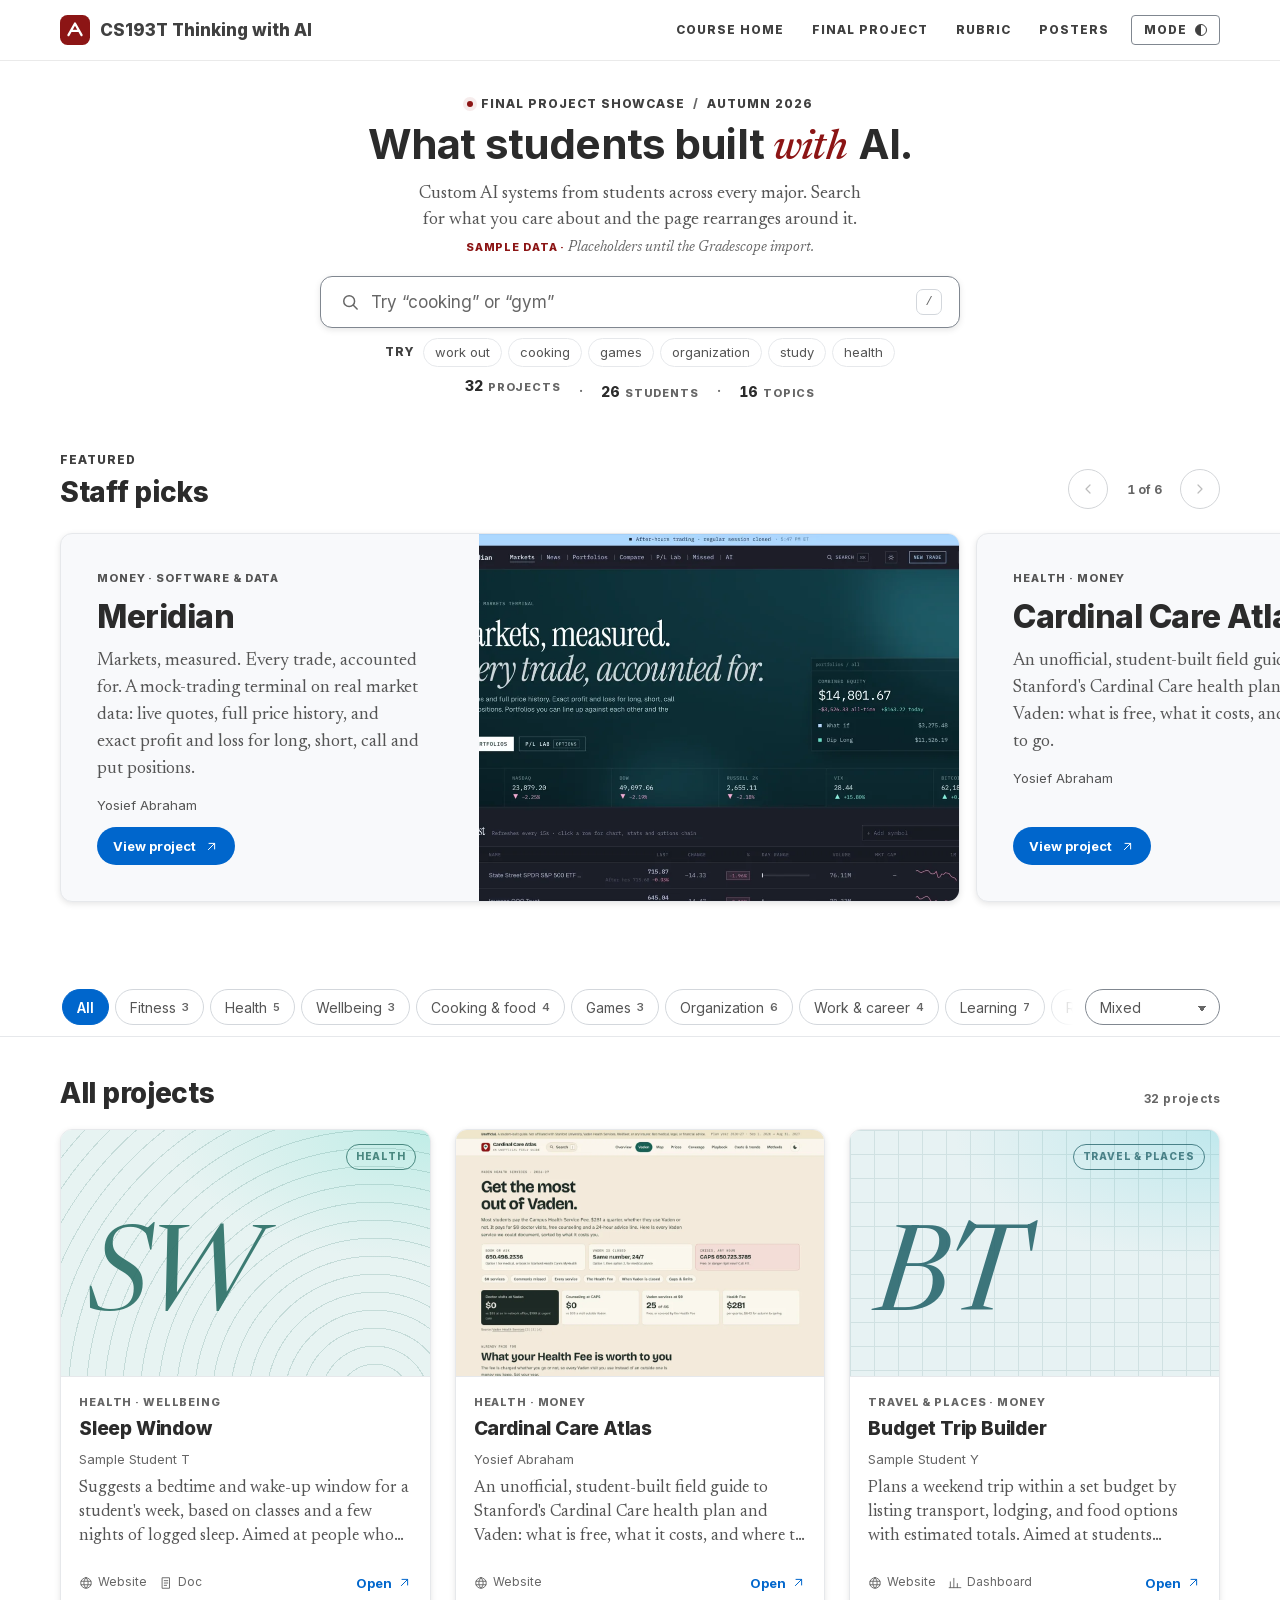
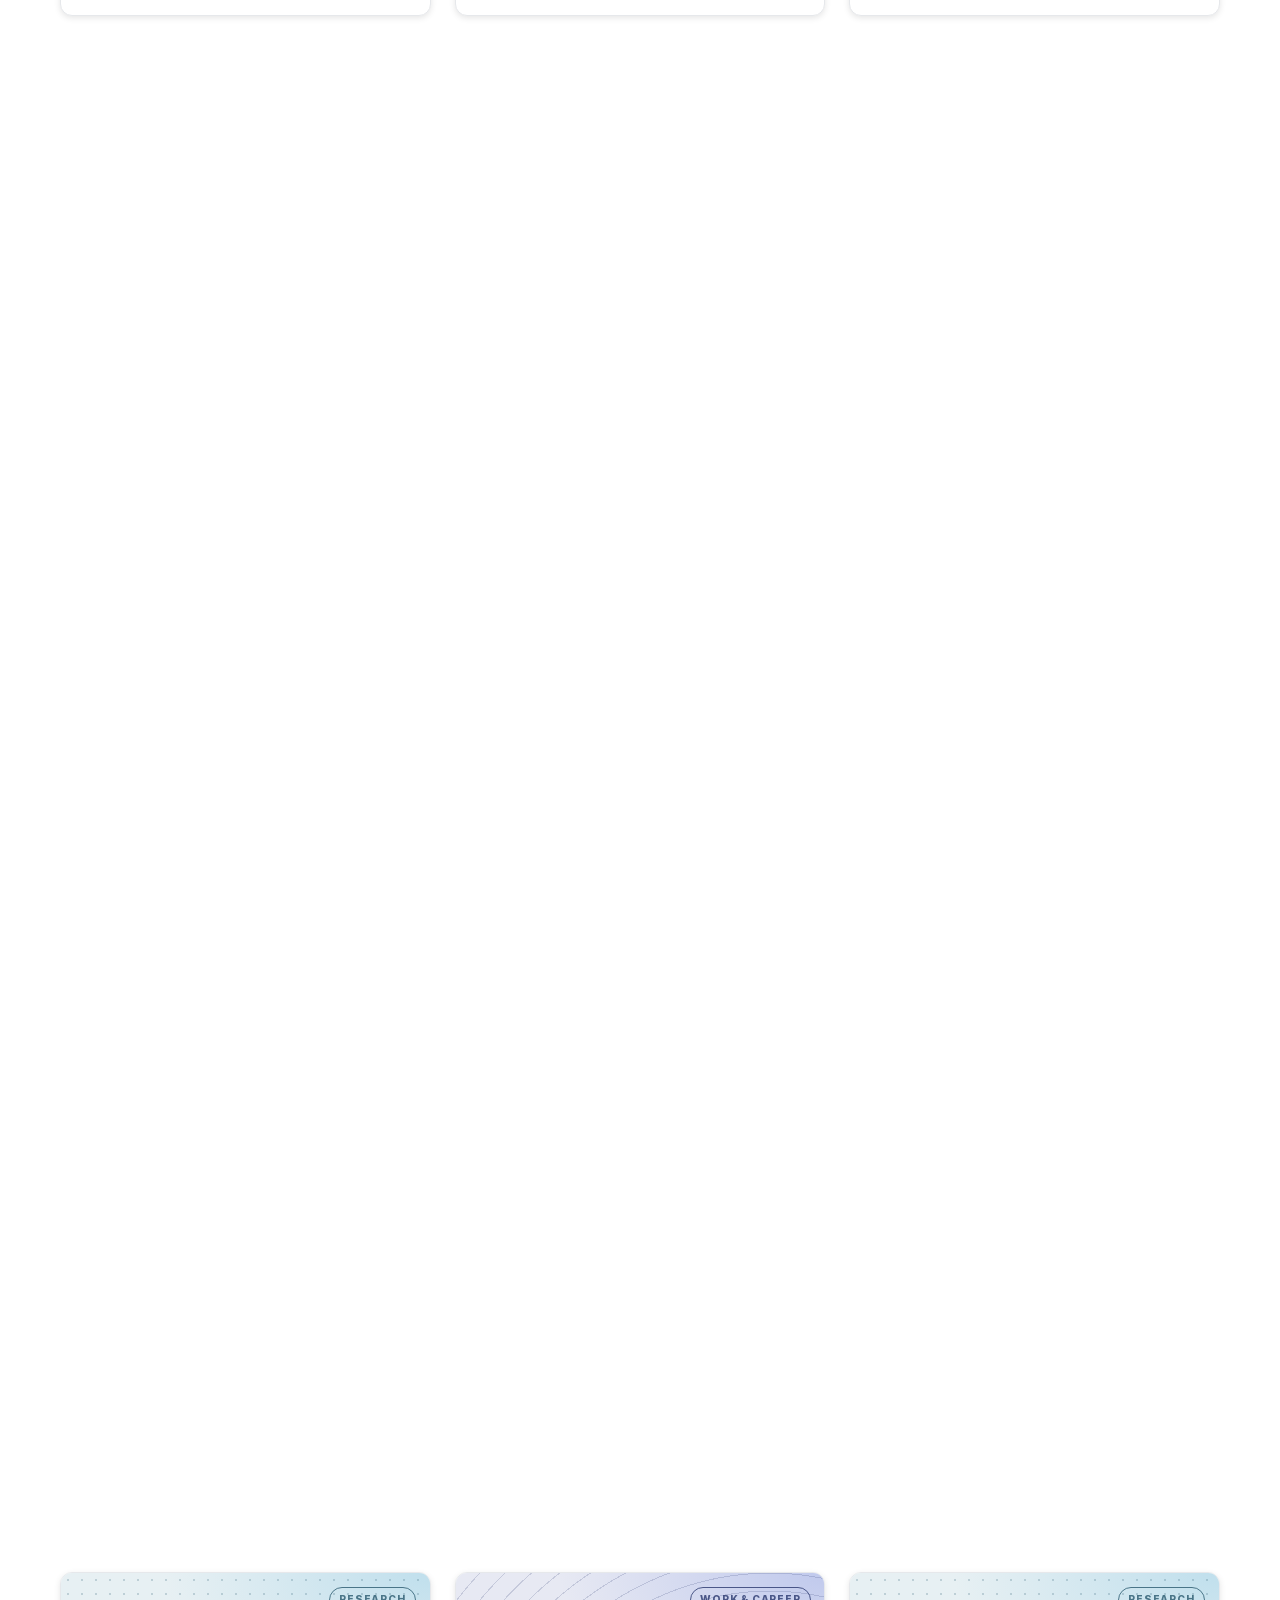
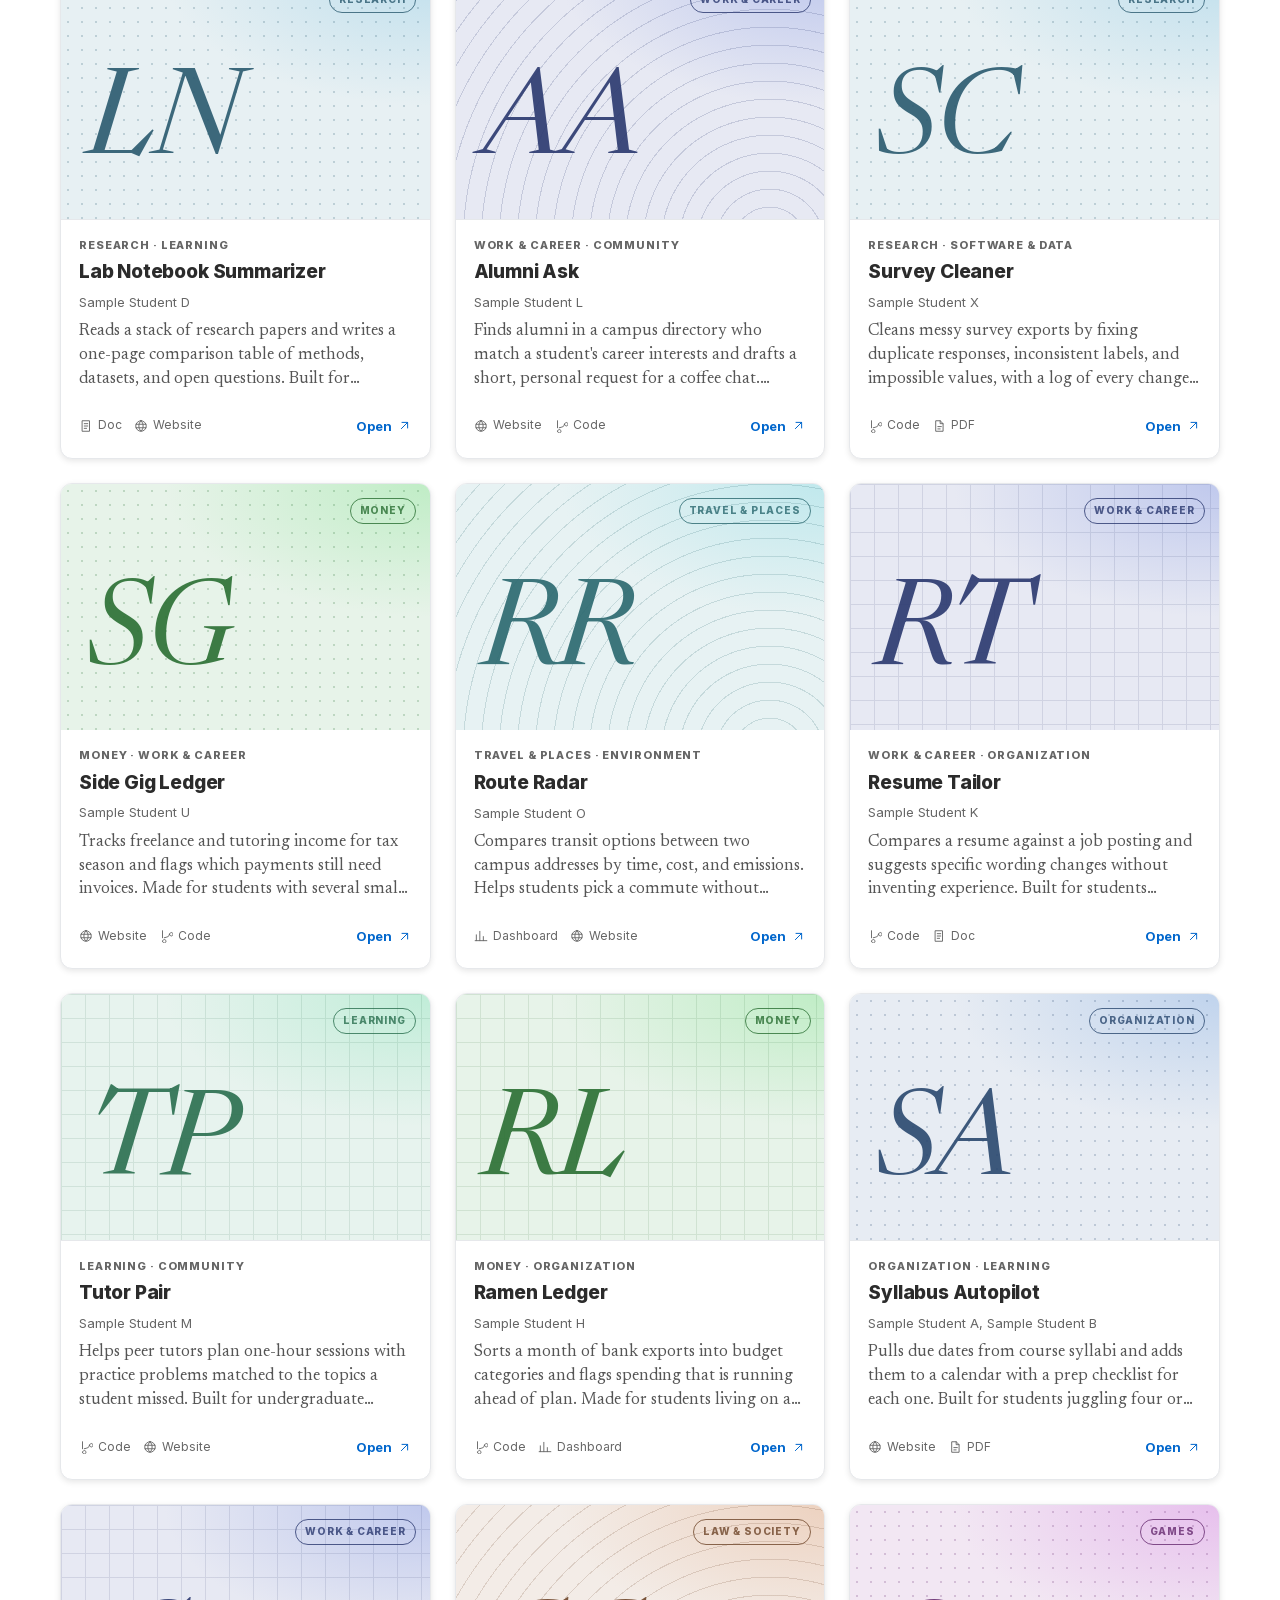
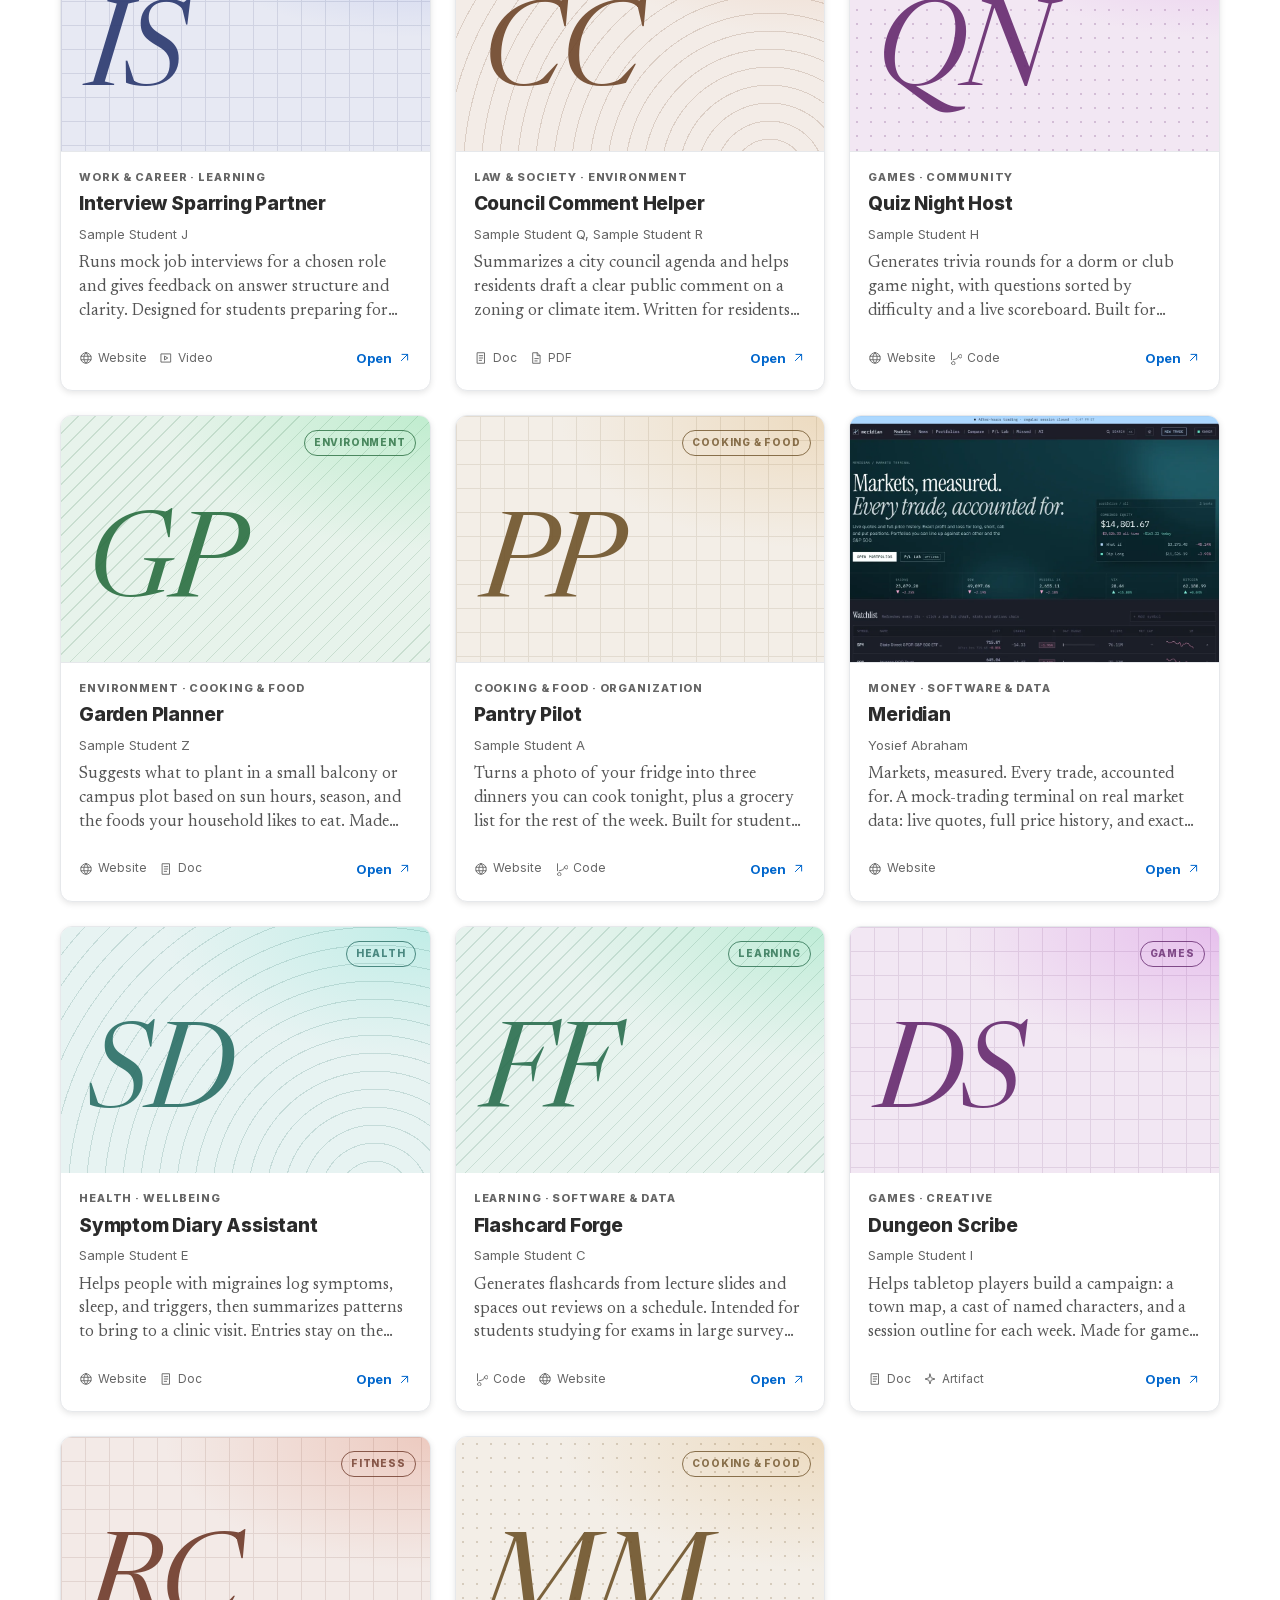
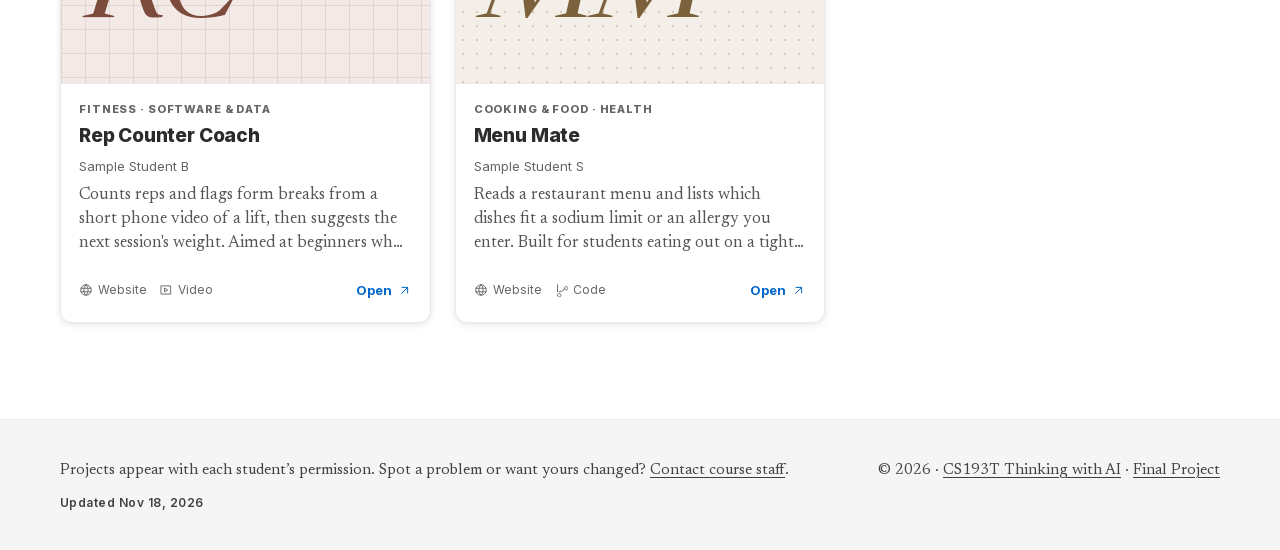
<file: showcase/index.html>
<!doctype html>
<html lang="en">
<head>
  <meta charset="utf-8">
  <meta name="viewport" content="width=device-width, initial-scale=1, viewport-fit=cover">
  <meta http-equiv="Content-Security-Policy" content="default-src 'none'; script-src 'self'; style-src 'self'; font-src 'self'; img-src 'self'; connect-src 'self'; manifest-src 'self'; base-uri 'none'; form-action 'none'; object-src 'none'; require-trusted-types-for 'script'; trusted-types 'none'">
  <meta name="referrer" content="strict-origin-when-cross-origin">
  <title>Final Project Showcase · CS193T Thinking with AI</title>
  <meta name="description" content="Custom AI systems built by CS193T students at Stanford. Search by what you care about: fitness, cooking, games, organization, work and more.">
  <meta property="og:title" content="CS193T Final Project Showcase">
  <meta property="og:description" content="Custom AI systems built by CS193T students at Stanford.">
  <meta property="og:type" content="website">
  <meta property="og:site_name" content="CS193T Thinking with AI">
  <meta property="og:url" content="https://web.stanford.edu/class/archive/cs/cs193t/cs193t.1272/final_project/showcase/">
  <meta property="og:image" content="https://web.stanford.edu/class/archive/cs/cs193t/cs193t.1272/img/SU_Seal_Red.png">
  <meta name="twitter:card" content="summary">
  <link rel="canonical" href="https://web.stanford.edu/class/archive/cs/cs193t/cs193t.1272/final_project/showcase/">
  <meta name="color-scheme" content="light dark">
  <meta name="theme-color" content="#ffffff" media="(prefers-color-scheme: light)">
  <meta name="theme-color" content="#0b0d0f" media="(prefers-color-scheme: dark)">
  <link rel="icon" href="assets/favicon.svg" type="image/svg+xml">
  <script src="assets/theme-init.js"></script>
  <link rel="preload" href="assets/fonts/newsreader-normal-latin.woff2" as="font" type="font/woff2" crossorigin>
  <link rel="preload" href="assets/fonts/inter-normal-latin.woff2" as="font" type="font/woff2" crossorigin>
  <link rel="stylesheet" href="assets/showcase.css">
  <link rel="modulepreload" href="assets/search.js">
  <script type="module" src="assets/showcase.js"></script>
</head>
<body>
  <a class="skip-link" href="#projects">Skip to projects</a>

  <header class="topbar">
    <div class="topbar__inner wrap">
      <a class="brand" href="https://web.stanford.edu/class/archive/cs/cs193t/cs193t.1272/">
        <img class="brand__mark" src="assets/favicon.svg" width="22" height="22" alt="">
        <span class="brand__name">CS193T <span class="brand__sub">Thinking with AI</span></span>
      </a>
      <nav class="topnav" aria-label="Course">
        <a href="https://web.stanford.edu/class/archive/cs/cs193t/cs193t.1272/">Course home</a>
        <a href="../">Final Project</a>
        <a href="../rubric/">Rubric</a>
        <a href="../posters/">Posters</a>
        <button class="mode-toggle" type="button" id="mode-toggle" aria-label="Mode: switch to dark">
          <span class="mode-toggle__label">Mode</span>
          <span class="mode-toggle__icon" aria-hidden="true"></span>
        </button>
      </nav>
    </div>
  </header>

  <main id="main">
    <section class="hero" aria-labelledby="hero-title">
      <div class="hero__grid" aria-hidden="true"></div>
      <div class="hero__glow" aria-hidden="true"></div>
      <div class="wrap hero__inner">
        <p class="eyebrow"><span class="eyebrow__dot" aria-hidden="true"></span>Final project showcase <span class="eyebrow__sep">/</span> <span id="term">Autumn 2026</span></p>
        <h1 id="hero-title" class="hero__title">What students built <em>with</em> AI.</h1>
        <p class="hero__lede" id="hero-lede">Custom AI systems from students across every major. Search for what you care about and the page rearranges around it.</p>

        <div class="search" id="search">
          <label class="visually-hidden" for="q" id="q-label">Search projects</label>
          <div class="search__field">
            <svg class="search__icon" viewBox="0 0 24 24" aria-hidden="true" focusable="false"><circle cx="11" cy="11" r="6.5"/><path d="m16 16 4.5 4.5"/></svg>
            <input id="q" class="search__input" type="search" autocomplete="off" autocapitalize="off" spellcheck="false" maxlength="100" enterkeyhint="search"
              placeholder="Try “cooking” or “gym”"
              role="combobox" aria-expanded="false" aria-controls="suggest" aria-autocomplete="list" aria-describedby="search-hint">
            <kbd class="search__kbd" aria-hidden="true">/</kbd>
            <button class="search__clear" type="button" id="q-clear" aria-label="Clear search" hidden>
              <svg viewBox="0 0 24 24" aria-hidden="true" focusable="false"><path d="M6 6l12 12M18 6 6 18"/></svg>
            </button>
          </div>
          <div class="suggest" id="suggest" role="listbox" aria-labelledby="q-label" hidden></div>
          <p class="visually-hidden" id="suggest-status" role="status" aria-live="polite"></p>
          <p class="visually-hidden" id="search-hint">Suggestions appear as you type. Use the up and down arrows to move through them.</p>
        </div>

        <div class="try" id="try" aria-label="Example searches">
          <span class="try__label">Try</span>
        </div>

        <dl class="stats" id="stats" aria-live="polite"></dl>
      </div>
    </section>

    <section class="foryou wrap" id="foryou" aria-labelledby="foryou-title" hidden>
      <div class="foryou__panel">
        <div class="section-head">
          <div>
            <p class="eyebrow eyebrow--plain">For you</p>
            <h2 id="foryou-title" class="section-title">Picked for you</h2>
            <p class="section-sub" id="foryou-sub"></p>
          </div>
          <div class="interest-pills" id="interest-pills" role="group" aria-label="Your interests"></div>
        </div>
        <div class="grid grid--compact" id="foryou-grid"></div>
        <p class="fineprint">Based on what you searched. Saved only in this browser. <button type="button" class="chip chip--sm" id="interests-clear">Clear picks</button></p>
      </div>
    </section>

    <section class="featured" id="featured" aria-labelledby="featured-title" hidden>
      <div class="wrap section-head">
        <div>
          <p class="eyebrow eyebrow--plain">Featured</p>
          <h2 id="featured-title" class="section-title">Staff picks</h2>
        </div>
        <div class="carousel-controls">
          <button type="button" class="round-btn" id="feat-prev" aria-label="Previous featured project">
            <svg viewBox="0 0 24 24" aria-hidden="true" focusable="false"><path d="M15 6l-6 6 6 6"/></svg>
          </button>
          <span class="carousel-count" id="feat-count" aria-live="polite"></span>
          <button type="button" class="round-btn" id="feat-next" aria-label="Next featured project">
            <svg viewBox="0 0 24 24" aria-hidden="true" focusable="false"><path d="M9 6l6 6-6 6"/></svg>
          </button>
        </div>
      </div>
      <div class="carousel" id="feat-track" tabindex="-1" role="region" aria-roledescription="carousel" aria-label="Staff picks"></div>
    </section>

    <section class="projects" id="projects" aria-labelledby="projects-title" tabindex="-1">
      <div class="toolbar" id="toolbar">
        <div class="wrap toolbar__inner">
          <div class="topics" id="topics" role="group" aria-label="Filter by topic"></div>
          <label class="sort">
            <span class="visually-hidden">Sort projects</span>
            <select id="sort">
              <option value="mixed">Mixed</option>
              <option value="az">A to Z</option>
              <option value="featured">Featured first</option>
            </select>
          </label>
        </div>
      </div>

      <div class="wrap">
        <div class="results-head">
          <h2 id="projects-title" class="section-title">All projects</h2>
          <p class="results-meta" id="results-meta" aria-live="polite"></p>
        </div>
        <div class="match-note" id="match-note" hidden></div>
        <div class="grid" id="grid" aria-busy="true"></div>
        <div class="empty" id="empty" hidden>
          <p class="empty__title">Nothing matches that yet.</p>
          <p class="empty__body">Try a broader word, or one of these:</p>
          <div class="empty__chips" id="empty-chips"></div>
        </div>
        <noscript><p class="empty__title">This page needs JavaScript to list projects.</p></noscript>
      </div>
    </section>
  </main>

  <footer class="footer">
    <div class="wrap footer__inner">
      <p>Projects appear with each student’s permission. Spot a problem or want yours changed? <a href="../../course/getting_help">Contact course staff</a>.</p>
      <p class="footer__credit">&copy; 2026 &middot; <a href="https://web.stanford.edu/class/archive/cs/cs193t/cs193t.1272/">CS193T Thinking with AI</a> &middot; <a href="../">Final Project</a></p>
      <p class="footer__mono"><span id="generated"></span></p>
    </div>
  </footer>

  <dialog class="sheet" id="sheet" aria-labelledby="sheet-title">
    <div class="sheet__inner">
      <div class="sheet__bar">
        <button type="button" class="round-btn" id="sheet-prev" aria-label="Previous project">
          <svg viewBox="0 0 24 24" aria-hidden="true" focusable="false"><path d="M15 6l-6 6 6 6"/></svg>
        </button>
        <button type="button" class="round-btn" id="sheet-next" aria-label="Next project">
          <svg viewBox="0 0 24 24" aria-hidden="true" focusable="false"><path d="M9 6l6 6-6 6"/></svg>
        </button>
        <span class="sheet__spacer"></span>
        <button type="button" class="pill-btn" id="sheet-copy">Copy link</button>
        <button type="button" class="round-btn" id="sheet-close" aria-label="Close">
          <svg viewBox="0 0 24 24" aria-hidden="true" focusable="false"><path d="M6 6l12 12M18 6 6 18"/></svg>
        </button>
      </div>
      <p class="visually-hidden" id="sheet-status" role="status" aria-live="polite"></p>
      <div class="sheet__body" id="sheet-body"></div>
    </div>
  </dialog>

  <div class="toast" id="toast" role="status" aria-live="polite"></div>
</body>
</html>
</file>
<file: showcase/assets/showcase.css>
/* CS193T Final Project Showcase
   Styled to sit inside the course site (Beautiful Hugo): serif body text, heavy sans headings,
   uppercase letter-spaced nav and labels, blue links, rounded light panels. Light by default,
   dark follows the system or the Mode toggle. Cardinal is a sparing brand accent. */

/* Self-hosted variable fonts (SIL OFL 1.1, see fonts/LICENSE.txt). Latin-ext files load only when needed. */
@font-face { font-family: 'Inter'; font-style: normal; font-weight: 400 800; font-display: swap; src: url('fonts/inter-normal-latin-ext.woff2') format('woff2'); unicode-range: U+0100-02BA, U+02BD-02C5, U+02C7-02CC, U+02CE-02D7, U+02DD-02FF, U+0304, U+0308, U+0329, U+1D00-1DBF, U+1E00-1E9F, U+1EF2-1EFF, U+2020, U+20A0-20AB, U+20AD-20C4, U+2113, U+2C60-2C7F, U+A720-A7FF; }
@font-face { font-family: 'Inter'; font-style: normal; font-weight: 400 800; font-display: swap; src: url('fonts/inter-normal-latin.woff2') format('woff2'); unicode-range: U+0000-00FF, U+0131, U+0152-0153, U+02BB-02BC, U+02C6, U+02DA, U+02DC, U+0304, U+0308, U+0329, U+2000-206F, U+20AC, U+2122, U+2191, U+2193, U+2212, U+2215, U+FEFF, U+FFFD; }
@font-face { font-family: 'Newsreader'; font-style: italic; font-weight: 400 500; font-display: swap; src: url('fonts/newsreader-italic-latin-ext.woff2') format('woff2'); unicode-range: U+0100-02BA, U+02BD-02C5, U+02C7-02CC, U+02CE-02D7, U+02DD-02FF, U+0304, U+0308, U+0329, U+1D00-1DBF, U+1E00-1E9F, U+1EF2-1EFF, U+2020, U+20A0-20AB, U+20AD-20C4, U+2113, U+2C60-2C7F, U+A720-A7FF; }
@font-face { font-family: 'Newsreader'; font-style: italic; font-weight: 400 500; font-display: swap; src: url('fonts/newsreader-italic-latin.woff2') format('woff2'); unicode-range: U+0000-00FF, U+0131, U+0152-0153, U+02BB-02BC, U+02C6, U+02DA, U+02DC, U+0304, U+0308, U+0329, U+2000-206F, U+20AC, U+2122, U+2191, U+2193, U+2212, U+2215, U+FEFF, U+FFFD; }
@font-face { font-family: 'Newsreader'; font-style: normal; font-weight: 400 500; font-display: swap; src: url('fonts/newsreader-normal-latin-ext.woff2') format('woff2'); unicode-range: U+0100-02BA, U+02BD-02C5, U+02C7-02CC, U+02CE-02D7, U+02DD-02FF, U+0304, U+0308, U+0329, U+1D00-1DBF, U+1E00-1E9F, U+1EF2-1EFF, U+2020, U+20A0-20AB, U+20AD-20C4, U+2113, U+2C60-2C7F, U+A720-A7FF; }
@font-face { font-family: 'Newsreader'; font-style: normal; font-weight: 400 500; font-display: swap; src: url('fonts/newsreader-normal-latin.woff2') format('woff2'); unicode-range: U+0000-00FF, U+0131, U+0152-0153, U+02BB-02BC, U+02C6, U+02DA, U+02DC, U+0304, U+0308, U+0329, U+2000-206F, U+20AC, U+2122, U+2191, U+2193, U+2212, U+2215, U+FEFF, U+FFFD; }

/* Light palette: measured from the course site (white page, #404040 text, #f8f9fb panels,
   #eaf2e9 announcement green, #f5f5f5 footer). Links are a darker course blue for 4.5:1 contrast. */
:root {
  --bg: #ffffff;
  --bg-2: #f8f9fb;
  --surface: #ffffff;
  --panel: #f8f9fb;
  --panel-green: #eaf2e9;
  --ink: #404040;
  --ink-strong: #2b2b2b;
  --ink-2: #555555;
  --ink-3: #666666;
  --label: #404040;
  --line: #e6e8eb;
  --line-2: #d3d7dc;
  --control: #808790;
  --accent: #8c1515;
  --accent-soft: rgba(140, 21, 21, 0.08);
  --link: #0066cc;
  --link-hover: #004f9e;
  --link-ink: #ffffff;
  --link-soft: rgba(0, 102, 204, 0.16);
  --mark: rgba(0, 102, 204, 0.14);
  --nav-bg: #ffffff;
  --nav-line: #eaeaea;
  --nav-ink: #404040;
  --footer-bg: #f5f5f5;
  --footer-line: #eaeaea;
  --footer-ink: #404040;
  --footer-link: #404040;
  --feat-bg: #f8f9fb;
  --feat-ink: #2b2b2b;
  --feat-ink-2: #555555;
  --shadow: 0 2px 6px rgba(0, 0, 0, 0.1);
  --shadow-lift: 0 6px 18px rgba(0, 0, 0, 0.12);
  --cover-l: 93%;
  --cover-l2: 84%;
  --cover-ink-l: 30%;

  --serif: 'Newsreader', 'Lora', 'Iowan Old Style', 'Charter', Georgia, serif;
  --sans: 'Inter', 'Open Sans', ui-sans-serif, -apple-system, 'Segoe UI', Roboto, 'Helvetica Neue', Arial, sans-serif;
  --mono: ui-monospace, 'SF Mono', 'JetBrains Mono', Menlo, Consolas, monospace;

  --r-sm: 6px;
  --r: 10px;
  --r-lg: 12px;
  --gutter: clamp(16px, 4vw, 40px);
  --max: 1240px;
  --ease: cubic-bezier(0.2, 0.7, 0.2, 1);
  color-scheme: light;
}

/* Dark palette: the course site's dark mode (#0b0d0f page, #121417 panels, #1a2b1d announcements,
   #aaa nav rule, #444 footer, #8ab4ff links). Kept in sync with [data-theme='dark'] below. */
@media (prefers-color-scheme: dark) {
  :root:not([data-theme='light']) {
    --bg: #0b0d0f;
    --bg-2: #121417;
    --surface: #121417;
    --panel: #121417;
    --panel-green: #1a2b1d;
    --ink: #e6e6e6;
    --ink-strong: #f0f0f0;
    --ink-2: #c4c7cc;
    --ink-3: #9aa0a8;
    --label: #d7dde8;
    --line: #2a2f36;
    --line-2: #3a414a;
    --control: #6b737d;
    --accent: #f07a72;
    --accent-soft: rgba(240, 122, 114, 0.12);
    --link: #8ab4ff;
    --link-hover: #b3ceff;
    --link-ink: #0b0d0f;
    --link-soft: rgba(138, 180, 255, 0.22);
    --mark: rgba(138, 180, 255, 0.24);
    --nav-bg: #0b0d0f;
    --nav-line: #aaaaaa;
    --nav-ink: #b0b0b0;
    --footer-bg: #444444;
    --footer-line: #aaaaaa;
    --footer-ink: #e0e0e0;
    --footer-link: #e0e0e0;
    --feat-bg: #121417;
    --feat-ink: #f0f0f0;
    --feat-ink-2: #c4c7cc;
    --shadow: 0 2px 6px rgba(0, 0, 0, 0.4);
    --shadow-lift: 0 6px 18px rgba(0, 0, 0, 0.55);
    --cover-l: 17%;
    --cover-l2: 24%;
    --cover-ink-l: 78%;
    color-scheme: dark;
  }
}
:root[data-theme='dark'] {
  --bg: #0b0d0f;
  --bg-2: #121417;
  --surface: #121417;
  --panel: #121417;
  --panel-green: #1a2b1d;
  --ink: #e6e6e6;
  --ink-strong: #f0f0f0;
  --ink-2: #c4c7cc;
  --ink-3: #9aa0a8;
  --label: #d7dde8;
  --line: #2a2f36;
  --line-2: #3a414a;
  --control: #6b737d;
  --accent: #f07a72;
  --accent-soft: rgba(240, 122, 114, 0.12);
  --link: #8ab4ff;
  --link-hover: #b3ceff;
  --link-ink: #0b0d0f;
  --link-soft: rgba(138, 180, 255, 0.22);
  --mark: rgba(138, 180, 255, 0.24);
  --nav-bg: #0b0d0f;
  --nav-line: #aaaaaa;
  --nav-ink: #b0b0b0;
  --footer-bg: #444444;
  --footer-line: #aaaaaa;
  --footer-ink: #e0e0e0;
  --footer-link: #e0e0e0;
  --feat-bg: #121417;
  --feat-ink: #f0f0f0;
  --feat-ink-2: #c4c7cc;
  --shadow: 0 2px 6px rgba(0, 0, 0, 0.4);
  --shadow-lift: 0 6px 18px rgba(0, 0, 0, 0.55);
  --cover-l: 17%;
  --cover-l2: 24%;
  --cover-ink-l: 78%;
  color-scheme: dark;
}

/* ---------- base ---------- */

*, *::before, *::after { box-sizing: border-box; }
html { -webkit-text-size-adjust: 100%; text-size-adjust: 100%; scroll-padding-top: 132px; }
html.is-locked { overflow: hidden; }
body {
  margin: 0;
  background: var(--bg);
  color: var(--ink);
  font: 400 16px/1.55 var(--sans);
  -webkit-font-smoothing: antialiased;
  -moz-osx-font-smoothing: grayscale;
  overflow-x: hidden;
  min-height: 100vh;
}
img, svg { display: block; max-width: 100%; }
button, input, select { font: inherit; color: inherit; }
button { cursor: pointer; }
button:disabled { cursor: default; }
a { color: inherit; text-decoration: none; }
p { margin: 0; }
h1, h2, h3 { margin: 0; font-weight: 400; }
mark { background: var(--mark); color: inherit; border-radius: 3px; padding: 0 1px; }
:focus-visible { outline: 2px solid var(--link); outline-offset: 3px; border-radius: 6px; }
::selection { background: var(--mark); }

.wrap { width: 100%; max-width: var(--max); margin: 0 auto; padding-left: max(var(--gutter), env(safe-area-inset-left)); padding-right: max(var(--gutter), env(safe-area-inset-right)); }
.visually-hidden { position: absolute !important; width: 1px; height: 1px; margin: -1px; padding: 0; overflow: hidden; clip: rect(0 0 0 0); white-space: nowrap; border: 0; }
.skip-link { position: absolute; left: 12px; top: -60px; z-index: 100; padding: 10px 14px; background: var(--ink); color: var(--bg); border-radius: var(--r-sm); font-weight: 700; }
.skip-link:focus { top: 12px; }

.icon { width: 18px; height: 18px; fill: none; stroke: currentColor; stroke-width: 1.6; stroke-linecap: round; stroke-linejoin: round; flex: none; }
.icon--sm { width: 15px; height: 15px; }
.icon--xs { width: 12px; height: 12px; stroke-width: 2; }

/* ---------- labels ---------- */

/* Course-site label: heavy uppercase sans (like "TEACHING TEAM" and the navbar links). */
.eyebrow, .suggest__group, .try__label, .stat dt, .feat__eyebrow, .match-note__label, .card__eyebrow, .cover__topic, .sheet__h {
  font-family: var(--sans); font-weight: 800; letter-spacing: 0.08em; text-transform: uppercase;
}

/* ---------- top bar ---------- */

.topbar {
  position: sticky; top: 0; z-index: 30;
  background: var(--nav-bg);
  border-bottom: 1px solid var(--nav-line);
}
.topbar__inner { display: flex; align-items: center; justify-content: space-between; gap: 16px; height: 60px; }
.brand { display: inline-flex; align-items: center; gap: 10px; min-width: 0; }
.brand__mark { width: 30px; height: 30px; flex: none; }
.brand__name { font-weight: 800; font-size: 17px; white-space: nowrap; color: var(--nav-ink); transition: color 0.15s; }
.brand:hover .brand__name { color: var(--link); }
.brand__sub { font-weight: 800; color: inherit; }
.topnav { display: flex; align-items: center; gap: 4px; }
.topnav a { padding: 10px 12px; border-radius: 4px; font: 800 12px/1 var(--sans); letter-spacing: 1px; text-transform: uppercase; color: var(--nav-ink); transition: color 0.15s; }
.topnav a:hover { color: var(--link); }
.mode-toggle { display: inline-flex; align-items: center; gap: 8px; margin-left: 6px; padding: 8px 12px; border-radius: 4px; border: 1px solid var(--control); background: transparent; font: 800 12px/1 var(--sans); letter-spacing: 1px; text-transform: uppercase; color: var(--nav-ink); transition: border-color 0.15s, color 0.15s; }
.mode-toggle:hover { border-color: var(--link); color: var(--link); }
.mode-toggle__icon { width: 12px; height: 12px; border-radius: 50%; border: 1.5px solid currentColor; background: linear-gradient(90deg, currentColor 50%, transparent 50%); }

/* ---------- hero ---------- */

.hero { position: relative; isolation: isolate; padding: clamp(22px, 3vw, 36px) 0 clamp(14px, 2vw, 22px); }
/* The course site's header is plain, so the decorative grid and glow stay off. */
.hero__grid, .hero__glow { display: none; }
.hero__inner { display: flex; flex-direction: column; align-items: center; text-align: center; }

.eyebrow { display: inline-flex; align-items: center; gap: 8px; font-size: 12px; line-height: 1.2; color: var(--label); }
.eyebrow__dot { width: 6px; height: 6px; border-radius: 50%; background: var(--accent); box-shadow: 0 0 0 4px var(--accent-soft); }
.eyebrow__sep { color: var(--ink-3); }
.eyebrow--plain { display: block; margin-bottom: 8px; }

.hero__title { margin-top: 10px; font-family: var(--sans); font-weight: 700; font-size: clamp(28px, 3.8vw, 42px); line-height: 1.1; letter-spacing: -0.02em; color: var(--ink-strong); text-wrap: balance; }
.hero__title em { font-family: var(--serif); font-style: italic; font-weight: 500; color: var(--accent); padding-right: 0.04em; }
.hero__lede { margin-top: 8px; max-width: 46em; font-family: var(--serif); font-size: clamp(16px, 1.5vw, 18px); line-height: 1.45; color: var(--ink-2); text-wrap: balance; }
.demo-flag { margin-top: 6px; font: italic 400 14px/1.4 var(--serif); color: var(--ink-3); max-width: 40em; }
.demo-flag::before { content: 'Sample data · '; color: var(--accent); font: normal 800 11px var(--sans); letter-spacing: 0.08em; text-transform: uppercase; }

/* ---------- search ---------- */

.search { position: relative; width: 100%; max-width: 640px; margin-top: 18px; z-index: 5; }
.search__field { position: relative; display: flex; align-items: center; }
.search__icon { position: absolute; left: 20px; width: 20px; height: 20px; fill: none; stroke: var(--ink-3); stroke-width: 1.8; stroke-linecap: round; pointer-events: none; }
.search__input {
  width: 100%; height: 52px; padding: 0 92px 0 50px;
  border-radius: var(--r-lg); border: 1px solid var(--control); background: var(--surface);
  font-size: 17px; color: var(--ink); box-shadow: var(--shadow);
  transition: border-color 0.15s, box-shadow 0.2s;
  -webkit-appearance: none; appearance: none;
}
.search__input::placeholder { color: var(--ink-3); opacity: 1; }
.search__input::-webkit-search-cancel-button, .search__input::-webkit-search-decoration { -webkit-appearance: none; appearance: none; }
.search__input:hover { border-color: var(--ink-3); }
.search__input:focus { outline: none; border-color: var(--link); box-shadow: 0 0 0 4px var(--link-soft), var(--shadow); }
.search__kbd { position: absolute; right: 18px; display: grid; place-items: center; min-width: 26px; height: 26px; padding: 0 6px; border: 1px solid var(--line-2); border-radius: 7px; font: 500 12px var(--mono); color: var(--ink-3); background: var(--bg); pointer-events: none; }
.search__input:focus ~ .search__kbd, .search__input:not(:placeholder-shown) ~ .search__kbd { opacity: 0; }
.search__clear { position: absolute; right: 12px; display: grid; place-items: center; width: 36px; height: 36px; border: 0; border-radius: 50%; background: transparent; color: var(--ink-3); }
.search__clear:hover { background: var(--bg-2); color: var(--ink); }
.search__clear svg { width: 16px; height: 16px; fill: none; stroke: currentColor; stroke-width: 1.8; stroke-linecap: round; }
.search__clear[hidden] { display: none; }

.suggest {
  position: absolute; left: 0; right: 0; top: calc(100% + 8px);
  max-height: min(60vh, 420px); overflow-y: auto; overscroll-behavior: contain;
  padding: 6px; text-align: left;
  background: var(--surface); border: 1px solid var(--line); border-radius: var(--r-lg); box-shadow: var(--shadow-lift);
}
.suggest[hidden] { display: none; }
/* The hero is its own stacking context, so lift it over the sticky toolbar (z 20) while suggestions are open. */
.hero:has(.suggest:not([hidden])) { z-index: 25; }
.suggest__group { padding: 10px 12px 6px; font-size: 11px; color: var(--ink-3); }
.suggest__opt { display: flex; align-items: baseline; justify-content: space-between; gap: 16px; padding: 10px 12px; border-radius: 8px; cursor: pointer; }
.suggest__opt:hover, .suggest__opt[aria-selected='true'] { background: var(--bg-2); }
.suggest__label { font-weight: 600; overflow: hidden; text-overflow: ellipsis; white-space: nowrap; }
.suggest__opt--topic .suggest__label::before { content: '#'; color: var(--link); margin-right: 4px; font-family: var(--mono); }
.suggest__meta { flex: none; font-size: 13px; color: var(--ink-3); max-width: 45%; overflow: hidden; text-overflow: ellipsis; white-space: nowrap; }

.try { display: flex; flex-wrap: wrap; justify-content: center; align-items: center; gap: 6px; margin-top: 10px; max-width: 640px; }
.jump { display: inline-flex; align-items: center; gap: 8px; min-height: 40px; padding: 0 16px; border-radius: 999px; border: 1px solid var(--link); background: var(--surface); font-size: 14px; font-weight: 700; color: var(--link); transition: background 0.15s, color 0.15s, border-color 0.15s; }
.jump:hover:not(:disabled) { background: var(--link); color: var(--link-ink); }
.jump:disabled { color: var(--ink-3); border-color: var(--control); border-style: dashed; }
.jump__icon { transform: rotate(135deg); }
.try__label { font-size: 12px; color: var(--label); margin-right: 2px; }
.try__chip { padding: 3px 11px; border-radius: 999px; border: 1px solid var(--line); background: transparent; font-size: 13px; color: var(--ink-2); transition: border-color 0.15s, color 0.15s, background 0.15s; }
.try__chip:hover { border-color: var(--link); color: var(--link); background: var(--surface); }

.stats { display: flex; flex-wrap: wrap; justify-content: center; gap: 4px 18px; margin: 12px 0 0; }
.stat { display: flex; flex-direction: row-reverse; align-items: baseline; gap: 5px; }
.stat + .stat::before { content: '·'; order: 1; margin-right: 13px; color: var(--ink-3); }
.stat dd { margin: 0; font: 800 14px/1 var(--sans); color: var(--ink-strong); font-variant-numeric: tabular-nums; }
.stat dt { font-size: 11px; color: var(--ink-3); }

/* ---------- section heads ---------- */

.section-head { display: flex; align-items: flex-end; justify-content: space-between; gap: 16px 24px; flex-wrap: wrap; margin-bottom: 20px; }
.section-title { font: 800 clamp(22px, 2.6vw, 28px)/1.2 var(--sans); letter-spacing: -0.01em; color: var(--ink-strong); text-wrap: balance; overflow-wrap: anywhere; }
.section-sub { margin-top: 6px; font-family: var(--serif); font-size: 17px; color: var(--ink-2); }

/* ---------- for you ---------- */

.foryou { padding-top: clamp(16px, 2.5vw, 28px); padding-bottom: clamp(32px, 5vw, 56px); }
.foryou[hidden], .featured[hidden] { display: none; }
/* Same treatment as the course site's green announcement boxes. */
.foryou__panel { padding: clamp(18px, 3vw, 28px); background: var(--panel-green); border: 1px solid var(--line); border-radius: var(--r-lg); box-shadow: var(--shadow); }
.interest-pills { display: flex; flex-wrap: wrap; gap: 6px; }
.fineprint { display: flex; align-items: center; flex-wrap: wrap; gap: 8px 12px; margin-top: 16px; font-family: var(--serif); font-size: 15px; color: var(--ink-2); }
.fineprint .chip { font-family: var(--sans); }
.link-btn { border: 0; background: none; padding: 0; color: var(--link); text-decoration: underline; text-underline-offset: 3px; }
.link-btn:hover { color: var(--link-hover); }

/* ---------- featured carousel ---------- */

.featured { padding: clamp(16px, 2.5vw, 28px) 0 clamp(36px, 6vw, 64px); }
.carousel-controls { display: flex; align-items: center; gap: 10px; }
.carousel-count { min-width: 52px; text-align: center; font: 700 12px var(--sans); color: var(--ink-3); font-variant-numeric: tabular-nums; }
.round-btn { display: grid; place-items: center; width: 40px; height: 40px; border-radius: 50%; border: 1px solid var(--control); background: var(--surface); color: var(--ink); transition: border-color 0.15s, background 0.15s, opacity 0.15s; flex: none; }
.round-btn svg { width: 16px; height: 16px; fill: none; stroke: currentColor; stroke-width: 1.8; stroke-linecap: round; stroke-linejoin: round; }
.round-btn:hover:not(:disabled) { border-color: var(--ink-3); }
.round-btn:disabled { opacity: 0.35; }

.carousel {
  display: grid; grid-auto-flow: column; grid-auto-columns: min(86%, 900px); column-gap: 16px;
  overflow-x: auto; overscroll-behavior-x: contain; scroll-snap-type: x mandatory; scrollbar-width: none;
  padding: 4px max(var(--gutter), calc((100vw - var(--max)) / 2 + var(--gutter))) 12px;
  scroll-padding-inline: max(var(--gutter), calc((100vw - var(--max)) / 2 + var(--gutter)));
}
.carousel::-webkit-scrollbar { display: none; }
.carousel:focus { outline: none; }
.feat {
  position: relative; scroll-snap-align: start;
  display: grid; grid-template-columns: minmax(0, 1fr) minmax(0, 1.15fr); align-items: stretch;
  min-height: 340px; border-radius: var(--r-lg); overflow: hidden;
  background: var(--feat-bg); color: var(--feat-ink);
  border: 1px solid var(--line); box-shadow: var(--shadow);
}
.feat__text { display: flex; flex-direction: column; padding: clamp(24px, 3vw, 36px); gap: 12px; }
.feat__eyebrow { font-size: 11px; color: var(--feat-ink-2); }
.feat__title { font: 800 clamp(24px, 2.8vw, 32px)/1.15 var(--sans); letter-spacing: -0.015em; text-wrap: balance; }
.feat__link::after { content: ''; position: absolute; inset: 0; border-radius: inherit; z-index: 1; }
.feat__link:focus-visible { outline: none; }
.feat__link:focus-visible::after { outline: 2px solid var(--link); outline-offset: -4px; }
.feat__summary { color: var(--feat-ink-2); font-family: var(--serif); font-size: 18px; line-height: 1.5; text-wrap: pretty; }
.feat__people { font-size: 13px; color: var(--feat-ink-2); }
.feat__cta { margin-top: auto; align-self: flex-start; display: inline-flex; align-items: center; gap: 8px; padding: 9px 16px; border-radius: 999px; background: var(--link); color: var(--link-ink); font-size: 13px; font-weight: 700; transition: gap 0.2s var(--ease), background 0.15s; }
.feat:hover .feat__cta { gap: 12px; background: var(--link-hover); }
.feat__media { position: relative; min-height: 220px; }
.feat__media .cover { position: absolute; inset: 0; height: 100%; aspect-ratio: auto; border-radius: 0; }

/* ---------- toolbar + topics ---------- */

.projects { padding-bottom: clamp(48px, 8vw, 96px); }
.projects:focus { outline: none; }
.toolbar { position: sticky; top: 60px; z-index: 20; background: color-mix(in srgb, var(--bg) 92%, transparent); -webkit-backdrop-filter: blur(14px); backdrop-filter: blur(14px); border-bottom: 1px solid var(--line); }
.toolbar__inner { display: flex; align-items: center; gap: 12px; min-height: 58px; }
.topics {
  flex: 1; min-width: 0; display: flex; gap: 6px; overflow-x: auto; scrollbar-width: none; padding: 10px 2px;
  -webkit-mask-image: linear-gradient(90deg, #000 calc(100% - 32px), transparent);
  mask-image: linear-gradient(90deg, #000 calc(100% - 32px), transparent);
}
.topics::-webkit-scrollbar { display: none; }
.chip {
  flex: none; display: inline-flex; align-items: center; gap: 6px;
  height: 36px; padding: 0 14px; border-radius: 999px;
  border: 1px solid var(--line-2); background: var(--surface); color: var(--ink-2);
  font-size: 14px; white-space: nowrap;
  transition: border-color 0.15s, color 0.15s, background 0.15s;
}
.chip:hover { border-color: var(--link); color: var(--link); }
.chip[aria-pressed='true'] { background: var(--link); border-color: var(--link); color: var(--link-ink); font-weight: 600; }
.chip__count { font: 600 11px var(--sans); color: var(--ink-3); font-variant-numeric: tabular-nums; }
.chip[aria-pressed='true'] .chip__count { color: var(--link-ink); opacity: 0.85; }
.chip--sm { height: 28px; padding: 0 10px; font-size: 13px; }
.chip--removable { gap: 8px; padding-right: 10px; }
.chip--removable .icon { color: var(--ink-3); }
.chip--removable:hover .icon { color: var(--link); }
.sort select {
  height: 36px; padding: 0 32px 0 14px; border-radius: 999px; border: 1px solid var(--control); background: var(--surface);
  font-size: 14px; color: var(--ink-2); cursor: pointer;
  -webkit-appearance: none; appearance: none;
  background-image: linear-gradient(45deg, transparent 50%, var(--ink-3) 50%), linear-gradient(135deg, var(--ink-3) 50%, transparent 50%);
  background-position: calc(100% - 17px) 16px, calc(100% - 12px) 16px; background-size: 5px 5px; background-repeat: no-repeat;
}
.sort select:disabled { opacity: 0.5; cursor: default; }

.results-head { display: flex; align-items: baseline; justify-content: space-between; gap: 8px 16px; flex-wrap: wrap; margin: clamp(28px, 4vw, 40px) 0 18px; }
.results-meta { font: 700 12px var(--sans); letter-spacing: 0.04em; color: var(--ink-3); }
.match-note { display: flex; align-items: center; flex-wrap: wrap; gap: 8px; margin: -4px 0 20px; font-size: 14px; color: var(--ink-2); }
.match-note[hidden] { display: none; }
.match-note__label { font-size: 11px; }

/* ---------- grid + cards ---------- */

.grid { display: grid; grid-template-columns: repeat(auto-fill, minmax(min(100%, 290px), 1fr)); gap: clamp(16px, 2vw, 24px); }
.grid--compact { grid-template-columns: repeat(auto-fill, minmax(min(100%, 240px), 1fr)); }
.card {
  position: relative; display: flex; flex-direction: column; min-width: 0;
  background: var(--surface); border: 1px solid var(--line); border-radius: var(--r-lg); overflow: hidden; box-shadow: var(--shadow);
  transition: transform 0.25s var(--ease), box-shadow 0.25s var(--ease), border-color 0.2s;
}
.card:hover { transform: translateY(-2px); box-shadow: var(--shadow-lift); border-color: var(--line-2); }
.card:focus-within { border-color: var(--line-2); }
.card__media { position: relative; border-bottom: 1px solid var(--line); }
.card__body { display: flex; flex-direction: column; gap: 8px; padding: 18px 18px 16px; flex: 1; }
.card__eyebrow { font-size: 11px; line-height: 1.3; color: var(--ink-3); min-height: 1.3em; }
.card__title { font: 800 19px/1.25 var(--sans); letter-spacing: -0.01em; color: var(--ink-strong); text-wrap: balance; overflow-wrap: anywhere; display: -webkit-box; -webkit-line-clamp: 3; line-clamp: 3; -webkit-box-orient: vertical; overflow: hidden; }
.card__link::after { content: ''; position: absolute; inset: 0; z-index: 1; border-radius: inherit; }
.card__link:focus-visible { outline: none; }
.card__link:focus-visible::after { outline: 2px solid var(--link); outline-offset: -2px; }
.card__people { font-size: 13px; color: var(--ink-3); display: -webkit-box; -webkit-line-clamp: 2; line-clamp: 2; -webkit-box-orient: vertical; overflow: hidden; }
.card__summary { font-family: var(--serif); font-size: 16.5px; line-height: 1.45; color: var(--ink-2); display: -webkit-box; -webkit-line-clamp: 3; line-clamp: 3; -webkit-box-orient: vertical; overflow: hidden; text-wrap: pretty; }
.card__foot { display: flex; align-items: center; justify-content: space-between; gap: 12px; margin-top: auto; padding-top: 10px; }
.kinds { display: flex; flex-wrap: wrap; gap: 4px 12px; margin: 0; padding: 0; list-style: none; min-width: 0; }
.kind { display: inline-flex; align-items: center; gap: 5px; font-size: 12px; color: var(--ink-3); }
.kind .icon { width: 14px; height: 14px; }
.card__go {
  position: relative; z-index: 2; flex: none;
  display: inline-flex; align-items: center; gap: 5px; min-height: 32px; padding: 0 2px 0 8px; margin-right: -2px; border-radius: 8px;
  font-size: 13px; font-weight: 700; color: var(--link);
  transition: color 0.15s, gap 0.2s var(--ease);
}
.card__go:hover { color: var(--link-hover); gap: 8px; }
.card--compact .card__title { font-size: 17px; }
.card--compact .card__body { padding: 14px 16px 14px; }
.card--compact .cover { aspect-ratio: 16 / 9; }


/* ---------- covers ---------- */

.cover { position: relative; width: 100%; aspect-ratio: 3 / 2; overflow: hidden; background: var(--bg-2); container-type: size; }
.cover img { width: 100%; height: 100%; object-fit: cover; object-position: top center; transition: transform 0.5s var(--ease); }
.card:hover .cover img { transform: scale(1.025); }
.cover--gen {
  --hue: 214;
  background:
    radial-gradient(120% 90% at 100% 0%, hsl(var(--hue) 55% var(--cover-l2)) 0%, transparent 60%),
    hsl(var(--hue) 35% var(--cover-l));
  color: hsl(var(--hue) 45% var(--cover-ink-l));
}
.cover--gen::before { content: ''; position: absolute; inset: 0; opacity: 0.5; }
.cover--pat0::before { background-image: radial-gradient(currentColor 1px, transparent 1.3px); background-size: 14px 14px; opacity: 0.22; }
.cover--pat1::before { background-image: repeating-linear-gradient(135deg, currentColor 0 1px, transparent 1px 12px); opacity: 0.16; }
.cover--pat2::before { background-image: linear-gradient(currentColor 1px, transparent 1px), linear-gradient(90deg, currentColor 1px, transparent 1px); background-size: 24px 24px; opacity: 0.12; }
.cover--pat3::before { background-image: repeating-radial-gradient(circle at 85% 110%, currentColor 0 1px, transparent 1px 18px); opacity: 0.18; }
/* Initials are sized from the cover itself (container units), never the window, so the widest pair
   (e.g. "WM", "QN") plus the italic overhang and Q's tail always stay inside: about 2 x 0.95em wide <= 70% of
   the width, and the line box (1.25em) plus the bottom offset <= 75% of the height. */
.cover__mono {
  position: absolute; left: 7cqi; bottom: 8cqh; max-width: 86cqi;
  font: italic 400 72px/1.25 var(--serif); font-size: min(48cqh, 32cqi);
  letter-spacing: -0.03em; padding-right: 0.12em; white-space: nowrap; opacity: 0.9;
}
.cover__topic { position: absolute; right: 14px; top: 14px; padding: 4px 9px; border-radius: 999px; border: 1px solid currentColor; font-size: 10px; opacity: 0.8; }

.cover--sheet { aspect-ratio: 3 / 2; border-radius: var(--r); }
.cover--sheet img { object-fit: contain; background: var(--bg-2); }


/* ---------- empty ---------- */

.empty { padding: 48px 0; text-align: center; }
.empty[hidden] { display: none; }
.empty__title { font: 800 22px/1.25 var(--sans); color: var(--ink-strong); }
.empty__body { margin-top: 8px; font-family: var(--serif); font-size: 17px; color: var(--ink-2); }
.empty__chips { display: flex; flex-wrap: wrap; justify-content: center; gap: 6px; margin-top: 16px; }

/* ---------- sheet (dialog) ---------- */

.sheet {
  width: min(800px, calc(100vw - 32px)); max-width: none; max-height: calc(100dvh - 48px);
  margin: auto; padding: 0; border: 1px solid var(--line); border-radius: var(--r-lg);
  background: var(--surface); color: var(--ink); box-shadow: 0 30px 80px -20px rgba(0, 0, 0, 0.45);
  overflow: hidden; overscroll-behavior: contain;
}
.sheet[open] { display: flex; animation: sheet-in 0.28s var(--ease); }
.sheet::backdrop { background: rgba(10, 10, 12, 0.45); -webkit-backdrop-filter: blur(4px); backdrop-filter: blur(4px); animation: fade-in 0.2s ease; }
.sheet__inner { display: flex; flex-direction: column; width: 100%; min-height: 0; }
.sheet__bar { display: flex; align-items: center; gap: 8px; padding: 12px 14px; border-bottom: 1px solid var(--line); flex: none; }
.sheet__spacer { flex: 1; }
.pill-btn { height: 38px; padding: 0 14px; border-radius: 999px; border: 1px solid var(--control); background: var(--surface); font-size: 13px; font-weight: 700; transition: border-color 0.15s, color 0.15s; }
.pill-btn:hover { border-color: var(--link); color: var(--link); }
.sheet__body { overflow-y: auto; padding: clamp(16px, 3vw, 28px); display: grid; grid-template-columns: minmax(0, 1fr); gap: clamp(20px, 3vw, 28px); }
.sheet__content { display: flex; flex-direction: column; gap: 12px; }
.sheet__title { font: 800 clamp(26px, 3.6vw, 36px)/1.15 var(--sans); letter-spacing: -0.02em; color: var(--ink-strong); text-wrap: balance; }
.sheet__people { color: var(--ink-3); font-size: 15px; }
.sheet__lede { font-family: var(--serif); font-size: 20px; line-height: 1.5; color: var(--ink); text-wrap: pretty; margin-top: 6px; }
.sheet__desc { display: grid; gap: 12px; color: var(--ink-2); font-family: var(--serif); font-size: 17.5px; line-height: 1.55; text-wrap: pretty; }
.sheet__block { margin-top: 12px; }
.sheet__h { margin-bottom: 10px; font-size: 12px; color: var(--label); }
.linklist { margin: 0; padding: 0; list-style: none; border-top: 1px solid var(--line); }
.linklist li { border-bottom: 1px solid var(--line); }
.linkrow { display: flex; align-items: center; gap: 14px; padding: 14px 4px; transition: padding 0.2s var(--ease), color 0.15s; }
.linkrow:hover { padding-left: 10px; }
.linkrow__icon { display: grid; place-items: center; width: 36px; height: 36px; border-radius: 10px; background: var(--bg-2); color: var(--ink-2); flex: none; }
.linkrow__text { display: flex; flex-direction: column; min-width: 0; flex: 1; }
.linkrow__label { font-weight: 700; color: var(--link); }
.linkrow:hover .linkrow__label { color: var(--link-hover); text-decoration: underline; text-underline-offset: 3px; }
.linkrow__host { font: 400 12px var(--mono); color: var(--ink-3); overflow: hidden; text-overflow: ellipsis; white-space: nowrap; }
.linkrow__arrow { color: var(--ink-3); transition: transform 0.2s var(--ease); }
.linkrow:hover .linkrow__arrow { transform: translate(2px, -2px); color: var(--link); }
.sheet__meta { display: grid; grid-template-columns: repeat(auto-fit, minmax(200px, 1fr)); gap: 20px; margin-top: 12px; }
.tools { display: flex; flex-wrap: wrap; gap: 6px; margin: 0; padding: 0; list-style: none; }
.tools li { padding: 4px 10px; border-radius: 6px; background: var(--bg-2); border: 1px solid var(--line); font: 600 12px var(--sans); color: var(--ink-2); }
.sheet__topics { display: flex; flex-wrap: wrap; gap: 6px; }

/* ---------- footer, toast ---------- */

.footer { background: var(--footer-bg); border-top: 1px solid var(--footer-line); padding: 40px 0 calc(40px + env(safe-area-inset-bottom)); font: 400 15px/1.5 var(--serif); color: var(--footer-ink); }
.footer__inner { display: flex; justify-content: space-between; gap: 12px 24px; flex-wrap: wrap; }
.footer a { color: var(--footer-link); text-decoration: underline; text-underline-offset: 3px; }
.footer a:hover { text-decoration-thickness: 2px; }
.footer__mono { font: 600 12px var(--sans); letter-spacing: 0.04em; }

.toast__action { margin-left: 12px; padding: 0; border: 0; background: none; color: inherit; font-weight: 600; text-decoration: underline; text-underline-offset: 3px; }
.toast { display: flex; align-items: center; position: fixed; left: 50%; bottom: calc(24px + env(safe-area-inset-bottom)); z-index: 60; transform: translate(-50%, 16px); opacity: 0; pointer-events: none; padding: 10px 16px; border-radius: 999px; background: var(--ink); color: var(--bg); font-size: 14px; font-weight: 500; transition: opacity 0.2s, transform 0.25s var(--ease); }
.toast.is-on { opacity: 1; transform: translate(-50%, 0); pointer-events: auto; }

/* ---------- motion ---------- */

@keyframes sheet-in { from { opacity: 0; transform: translateY(12px) scale(0.985); } to { opacity: 1; transform: none; } }
@keyframes fade-in { from { opacity: 0; } to { opacity: 1; } }
@keyframes rise { from { opacity: 0.35; transform: translateY(6px); } to { opacity: 1; transform: none; } }
.is-ready .hero__inner > * { animation: rise 0.6s var(--ease) both; }
.is-ready .hero__inner > :nth-child(2) { animation-delay: 0.05s; }
.is-ready .hero__inner > :nth-child(3) { animation-delay: 0.1s; }
.is-ready .hero__inner > :nth-child(n + 4) { animation-delay: 0.15s; }

@media (prefers-reduced-motion: reduce) {
  *, *::before, *::after { animation-duration: 0.01ms !important; animation-iteration-count: 1 !important; transition-duration: 0.01ms !important; scroll-behavior: auto !important; }
  .card:hover { transform: none; }
}

/* ---------- responsive ---------- */

@media (max-width: 860px) {
  .feat { grid-template-columns: 1fr; grid-template-rows: auto 1fr; min-height: 0; }
  .feat__media { order: -1; min-height: 0; aspect-ratio: 16 / 9; }
  .carousel { grid-auto-columns: 88%; }
}
@media (max-width: 720px) {
  .topnav a:not(:first-child) { display: none; }
  .brand__sub { display: none; }
  .search__input { height: 50px; font-size: 16px; }
  /* One swipeable row of example searches instead of two wrapped rows. */
  .try { flex-wrap: nowrap; justify-content: flex-start; overflow-x: auto; width: calc(100% + 32px); max-width: none; margin-inline: -16px; padding: 2px 16px; scrollbar-width: none; overscroll-behavior-x: contain; }
  .try::-webkit-scrollbar { display: none; }
  .try > * { flex: none; }
  .try[data-mode='jump'] { justify-content: center; }
  .search__kbd { display: none; }
  .sheet { width: 100vw; max-height: 100dvh; height: 100dvh; border-radius: 0; border: 0; }
  .sheet[open] { animation-name: sheet-up; }
  .toolbar__inner { gap: 8px; }
  .sort select { padding-right: 28px; max-width: 128px; }
  .card__title { font-size: 19px; }
}
@keyframes sheet-up { from { transform: translateY(24px); opacity: 0; } to { transform: none; opacity: 1; } }
@media (max-width: 420px) {
  .topnav a { display: none; }
  .mode-toggle__label { display: none; }
  .mode-toggle { padding: 9px; }
}
@media (hover: none) { .card:hover { transform: none; box-shadow: none; } }
@media (pointer: coarse) {
  .chip, .try__chip, .sort select { min-height: 40px; }
  .round-btn, .mode-toggle, .search__clear { min-width: 44px; min-height: 44px; }
  .card__go { min-height: 44px; padding-left: 12px; }
  .chip--sm { min-height: 36px; }
  .toolbar__inner { min-height: 62px; }
}

@media print {
  .topbar, .toolbar, .search, .try, .featured, .foryou, .card__go, .footer, .hero__glow, .hero__grid { display: none !important; }
  .card { break-inside: avoid; box-shadow: none; }
}
</file>
